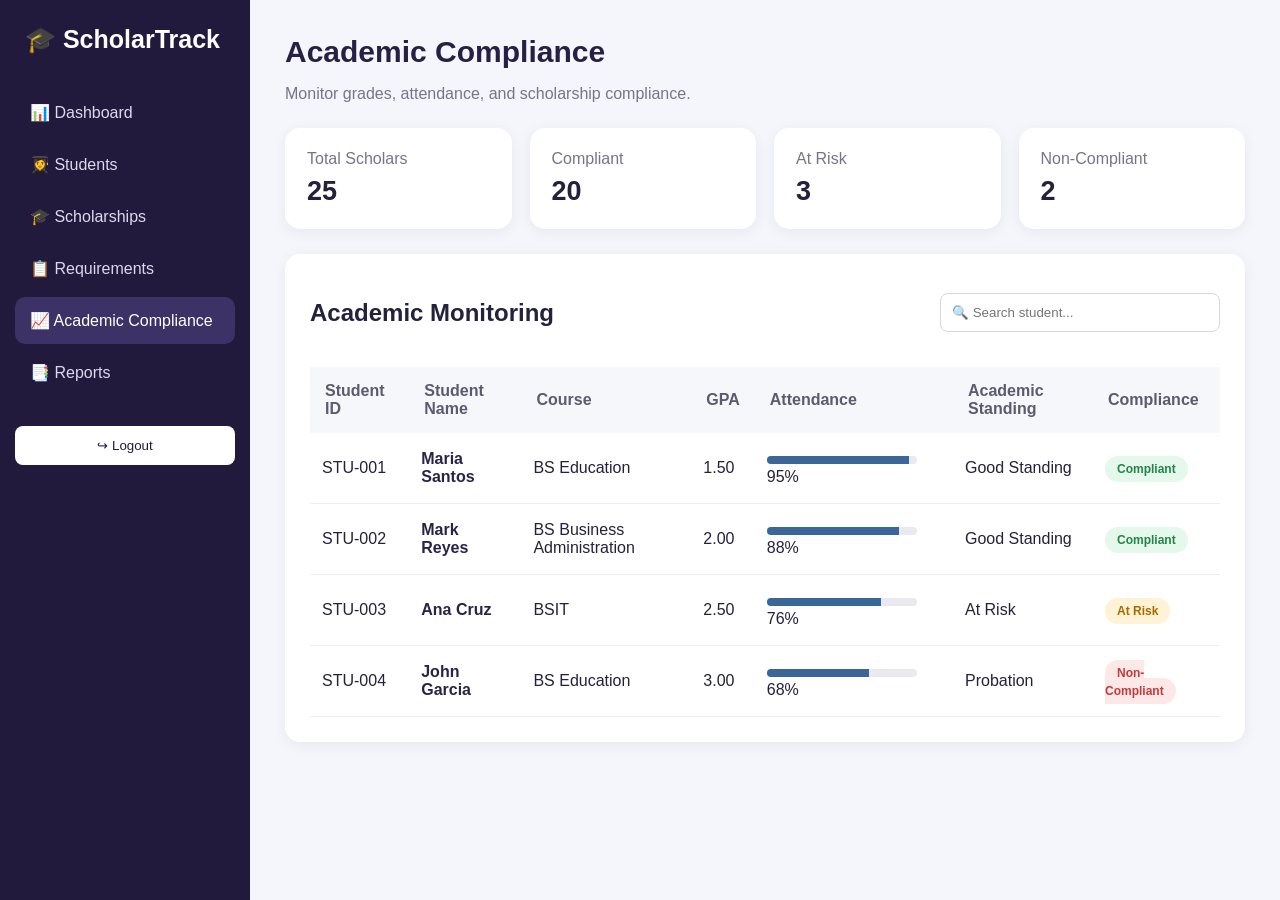
<file: compliance.html>
<!DOCTYPE html>
<html lang="en">
<head>

<meta charset="UTF-8">
<meta name="viewport"
      content="width=device-width, initial-scale=1.0">

<title>ScholarTrack - Academic Compliance</title>

<style>

* {
    box-sizing: border-box;
}

body {
    margin: 0;
    font-family: Arial, sans-serif;
    background: #f4f6fb;
    color: #24213a;
}

.app {
    display: flex;
    min-height: 100vh;
}

/* SIDEBAR */

.sidebar {
    width: 250px;
    background: #211a3d;
    color: white;
    padding: 25px 15px;
    position: fixed;
    height: 100vh;
}

.logo {
    font-size: 25px;
    font-weight: bold;
    margin-bottom: 35px;
    padding-left: 10px;
}

.nav a {
    display: flex;
    align-items: center;
    gap: 12px;
    text-decoration: none;
    color: #ddd9ed;
    padding: 14px 15px;
    border-radius: 10px;
    margin-bottom: 5px;
}

.nav a:hover,
.nav a.active {
    background: #3c3266;
    color: white;
}

.logout {
    margin-top: 25px;
    width: 100%;
    padding: 12px;
    border: none;
    border-radius: 8px;
    background: white;
    color: #211a3d;
    cursor: pointer;
}

/* MAIN */

.main {
    margin-left: 250px;
    width: calc(100% - 250px);
    padding: 35px;
}

.page-header h1 {
    margin: 0;
    font-size: 30px;
    color: #272044;
}

.page-header p {
    color: #77748a;
}

/* SUMMARY */

.summary {
    display: grid;
    grid-template-columns: repeat(4,1fr);
    gap: 18px;
    margin: 25px 0;
}

.summary-card {
    background: white;
    border-radius: 15px;
    padding: 22px;
    box-shadow: 0 3px 15px rgba(0,0,0,.06);
}

.summary-card span {
    color: #77748a;
}

.summary-card h2 {
    margin: 8px 0 0;
    font-size: 27px;
}

/* CARD */

.card {
    background: white;
    border-radius: 15px;
    padding: 25px;
    box-shadow: 0 3px 15px rgba(0,0,0,.06);
}

.table-header {
    display: flex;
    justify-content: space-between;
    align-items: center;
    margin-bottom: 20px;
}

.search {
    width: 280px;
    padding: 11px;
    border: 1px solid #d7d7df;
    border-radius: 8px;
}

.table-wrap {
    overflow-x: auto;
}

table {
    width: 100%;
    border-collapse: collapse;
    min-width: 900px;
}

th {
    text-align: left;
    padding: 15px;
    background: #f6f7fb;
    color: #5d5a70;
}

td {
    padding: 17px 12px;
    border-bottom: 1px solid #eee;
}

.name {
    font-weight: bold;
    color: #292348;
}

/* PROGRESS */

.bar {
    width: 150px;
    height: 8px;
    background: #e9e9ef;
    border-radius: 10px;
    overflow: hidden;
    display: inline-block;
    margin-right: 7px;
}

.bar span {
    display: block;
    height: 100%;
    background: #3b6798;
}

/* STATUS */

.status {
    padding: 6px 12px;
    border-radius: 20px;
    font-size: 12px;
    font-weight: bold;
}

.good {
    background: #e5f8ec;
    color: #238448;
}

.warning {
    background: #fff3d6;
    color: #a66b00;
}

.danger {
    background: #fde8e8;
    color: #c23b3b;
}

@media(max-width:900px) {

    .sidebar {
        width: 200px;
    }

    .main {
        margin-left: 200px;
        width: calc(100% - 200px);
    }

    .summary {
        grid-template-columns: repeat(2,1fr);
    }

}

@media(max-width:650px) {

    .app {
        display: block;
    }

    .sidebar {
        position: relative;
        width: 100%;
        height: auto;
    }

    .main {
        margin: 0;
        width: 100%;
        padding: 20px;
    }

    .summary {
        grid-template-columns: 1fr;
    }

    .table-header {
        display: block;
    }

    .search {
        width: 100%;
        margin-top: 15px;
    }

}

</style>
</head>

<body>

<div class="app">

<aside class="sidebar">

<div class="logo">
🎓 ScholarTrack
</div>

<nav class="nav">

<a href="dashboard.html">
📊 Dashboard
</a>

<a href="students.html">
👩‍🎓 Students
</a>

<a href="scholarships.html">
🎓 Scholarships
</a>

<a href="requirements.html">
📋 Requirements
</a>

<a href="compliance.html" class="active">
📈 Academic Compliance
</a>

<a href="reports.html">
📑 Reports
</a>

</nav>

<button class="logout" onclick="logout()">
↪ Logout
</button>

</aside>


<main class="main">

<div class="page-header">

<h1>
Academic Compliance
</h1>

<p>
Monitor grades, attendance, and scholarship compliance.
</p>

</div>


<div class="summary">

<div class="summary-card">
<span>Total Scholars</span>
<h2>25</h2>
</div>

<div class="summary-card">
<span>Compliant</span>
<h2>20</h2>
</div>

<div class="summary-card">
<span>At Risk</span>
<h2>3</h2>
</div>

<div class="summary-card">
<span>Non-Compliant</span>
<h2>2</h2>
</div>

</div>


<section class="card">

<div class="table-header">

<h2>
Academic Monitoring
</h2>

<input
class="search"
id="search"
onkeyup="filterRows()"
placeholder="🔍 Search student..."
>

</div>


<div class="table-wrap">

<table>

<thead>

<tr>
<th>Student ID</th>
<th>Student Name</th>
<th>Course</th>
<th>GPA</th>
<th>Attendance</th>
<th>Academic Standing</th>
<th>Compliance</th>
</tr>

</thead>


<tbody id="rows">

<tr>

<td>
STU-001
</td>

<td class="name">
Maria Santos
</td>

<td>
BS Education
</td>

<td>
1.50
</td>

<td>

<div class="bar">
<span style="width:95%"></span>
</div>

95%

</td>

<td>
Good Standing
</td>

<td>
<span class="status good">
Compliant
</span>
</td>

</tr>


<tr>

<td>
STU-002
</td>

<td class="name">
Mark Reyes
</td>

<td>
BS Business Administration
</td>

<td>
2.00
</td>

<td>

<div class="bar">
<span style="width:88%"></span>
</div>

88%

</td>

<td>
Good Standing
</td>

<td>
<span class="status good">
Compliant
</span>
</td>

</tr>


<tr>

<td>
STU-003
</td>

<td class="name">
Ana Cruz
</td>

<td>
BSIT
</td>

<td>
2.50
</td>

<td>

<div class="bar">
<span style="width:76%"></span>
</div>

76%

</td>

<td>
At Risk
</td>

<td>
<span class="status warning">
At Risk
</span>
</td>

</tr>


<tr>

<td>
STU-004
</td>

<td class="name">
John Garcia
</td>

<td>
BS Education
</td>

<td>
3.00
</td>

<td>

<div class="bar">
<span style="width:68%"></span>
</div>

68%

</td>

<td>
Probation
</td>

<td>
<span class="status danger">
Non-Compliant
</span>
</td>

</tr>

</tbody>

</table>

</div>

</section>

</main>
</div>


<script>

function filterRows() {

const search =
document.getElementById("search")
.value
.toLowerCase();

document
.querySelectorAll("#rows tr")
.forEach(row => {

row.style.display =
row.textContent
.toLowerCase()
.includes(search)
? ""
: "none";

});

}

function logout() {

localStorage.removeItem("loggedIn");

window.location.href =
"index.html";

}

</script>

</body>
</html>
</file>
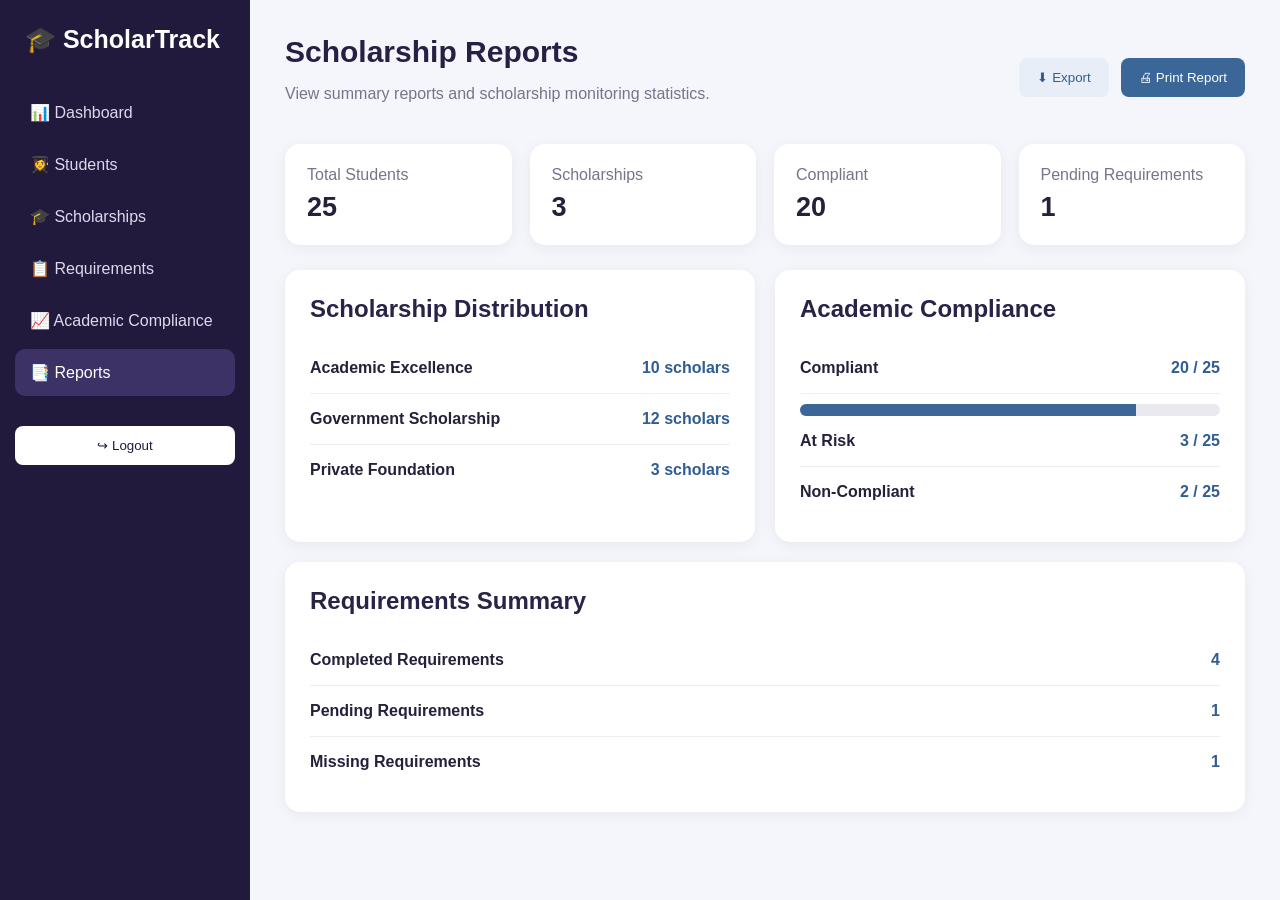
<file: reports.html>
<!DOCTYPE html>
<html lang="en">

<head>

<meta charset="UTF-8">

<meta name="viewport"
content="width=device-width, initial-scale=1.0">

<title>ScholarTrack - Reports</title>

<style>

* {
    box-sizing: border-box;
}

body {
    margin: 0;
    font-family: Arial, sans-serif;
    background: #f4f6fb;
    color: #24213a;
}

.app {
    display: flex;
    min-height: 100vh;
}

/* SIDEBAR */

.sidebar {
    width: 250px;
    background: #211a3d;
    color: white;
    padding: 25px 15px;
    position: fixed;
    height: 100vh;
}

.logo {
    font-size: 25px;
    font-weight: bold;
    margin-bottom: 35px;
    padding-left: 10px;
}

.nav a {
    display: flex;
    gap: 12px;
    text-decoration: none;
    color: #ddd9ed;
    padding: 14px 15px;
    border-radius: 10px;
    margin-bottom: 5px;
    font-size: 16px;
}

.nav a:hover,
.nav a.active {
    background: #3c3266;
    color: white;
}

.logout {
    margin-top: 25px;
    width: 100%;
    padding: 12px;
    border: none;
    border-radius: 8px;
    background: white;
    color: #211a3d;
    cursor: pointer;
}

/* MAIN */

.main {
    margin-left: 250px;
    width: calc(100% - 250px);
    padding: 35px;
}

.header {
    display: flex;
    justify-content: space-between;
    align-items: center;
    margin-bottom: 25px;
}

.header h1 {
    margin: 0;
    font-size: 30px;
    color: #272044;
}

.header p {
    color: #77748a;
}

/* BUTTONS */

.buttons button {
    border: none;
    border-radius: 8px;
    padding: 12px 18px;
    margin-left: 8px;
    cursor: pointer;
}

.print {
    background: #3b6798;
    color: white;
}

.export {
    background: #e8eef8;
    color: #315d91;
}

/* SUMMARY */

.summary {
    display: grid;
    grid-template-columns: repeat(4,1fr);
    gap: 18px;
    margin-bottom: 25px;
}

.summary-card {
    background: white;
    border-radius: 15px;
    padding: 22px;
    box-shadow: 0 3px 15px rgba(0,0,0,.06);
}

.summary-card span {
    color: #77748a;
}

.summary-card h2 {
    margin: 8px 0 0;
    font-size: 27px;
}

/* REPORT CARDS */

.grid {
    display: grid;
    grid-template-columns: 1fr 1fr;
    gap: 20px;
}

.card {
    background: white;
    border-radius: 15px;
    padding: 25px;
    box-shadow: 0 3px 15px rgba(0,0,0,.06);
}

.card h2 {
    margin-top: 0;
    color: #292348;
}

.full {
    grid-column: 1 / -1;
}

.report-row {
    display: flex;
    justify-content: space-between;
    padding: 16px 0;
    border-bottom: 1px solid #eee;
}

.report-row:last-child {
    border-bottom: none;
}

.label {
    font-weight: bold;
}

.value {
    color: #315d91;
    font-weight: bold;
}

/* PROGRESS */

.progress {
    height: 12px;
    background: #e9e9ef;
    border-radius: 10px;
    margin-top: 10px;
    overflow: hidden;
}

.progress span {
    display: block;
    height: 100%;
    background: #3b6798;
}

/* RESPONSIVE */

@media(max-width:900px) {

    .sidebar {
        width: 200px;
    }

    .main {
        margin-left: 200px;
        width: calc(100% - 200px);
    }

    .summary {
        grid-template-columns: repeat(2,1fr);
    }

}

@media(max-width:650px) {

    .app {
        display: block;
    }

    .sidebar {
        position: relative;
        width: 100%;
        height: auto;
    }

    .main {
        margin: 0;
        width: 100%;
        padding: 20px;
    }

    .summary {
        grid-template-columns: 1fr;
    }

    .header {
        display: block;
    }

    .buttons {
        margin-top: 15px;
    }

    .grid {
        grid-template-columns: 1fr;
    }

    .full {
        grid-column: auto;
    }

}

@media print {

    .sidebar,
    .buttons {
        display: none;
    }

    .main {
        margin: 0;
        width: 100%;
    }

}

</style>

</head>

<body>

<div class="app">

<aside class="sidebar">

<div class="logo">
🎓 ScholarTrack
</div>

<nav class="nav">

<a href="dashboard.html">
📊 Dashboard
</a>

<a href="students.html">
👩‍🎓 Students
</a>

<a href="scholarships.html">
🎓 Scholarships
</a>

<a href="requirements.html">
📋 Requirements
</a>

<a href="compliance.html">
📈 Academic Compliance
</a>

<a href="reports.html" class="active">
📑 Reports
</a>

</nav>

<button class="logout" onclick="logout()">
↪ Logout
</button>

</aside>


<main class="main">

<div class="header">

<div>

<h1>
Scholarship Reports
</h1>

<p>
View summary reports and scholarship monitoring statistics.
</p>

</div>


<div class="buttons">

<button
class="export"
onclick="exportReport()">

⬇ Export

</button>

<button
class="print"
onclick="window.print()">

🖨 Print Report

</button>

</div>

</div>


<!-- SUMMARY -->

<div class="summary">

<div class="summary-card">
<span>Total Students</span>
<h2>25</h2>
</div>

<div class="summary-card">
<span>Scholarships</span>
<h2>3</h2>
</div>

<div class="summary-card">
<span>Compliant</span>
<h2>20</h2>
</div>

<div class="summary-card">
<span>Pending Requirements</span>
<h2>1</h2>
</div>

</div>


<!-- REPORTS -->

<div class="grid">


<section class="card">

<h2>
Scholarship Distribution
</h2>

<div class="report-row">

<span class="label">
Academic Excellence
</span>

<span class="value">
10 scholars
</span>

</div>


<div class="report-row">

<span class="label">
Government Scholarship
</span>

<span class="value">
12 scholars
</span>

</div>


<div class="report-row">

<span class="label">
Private Foundation
</span>

<span class="value">
3 scholars
</span>

</div>

</section>


<section class="card">

<h2>
Academic Compliance
</h2>

<div class="report-row">

<span class="label">
Compliant
</span>

<span class="value">
20 / 25
</span>

</div>

<div class="progress">

<span style="width:80%">
</span>

</div>


<div class="report-row">

<span class="label">
At Risk
</span>

<span class="value">
3 / 25
</span>

</div>


<div class="report-row">

<span class="label">
Non-Compliant
</span>

<span class="value">
2 / 25
</span>

</div>

</section>


<section class="card full">

<h2>
Requirements Summary
</h2>

<div class="report-row">

<span class="label">
Completed Requirements
</span>

<span class="value">
4
</span>

</div>


<div class="report-row">

<span class="label">
Pending Requirements
</span>

<span class="value">
1
</span>

</div>


<div class="report-row">

<span class="label">
Missing Requirements
</span>

<span class="value">
1
</span>

</div>

</section>

</div>

</main>

</div>


<script>

function logout() {

localStorage.removeItem("loggedIn");

window.location.href =
"index.html";

}


function exportReport() {

alert(
"Report export is ready to connect to Supabase."
);

}

</script>

</body>

</html>
</file>
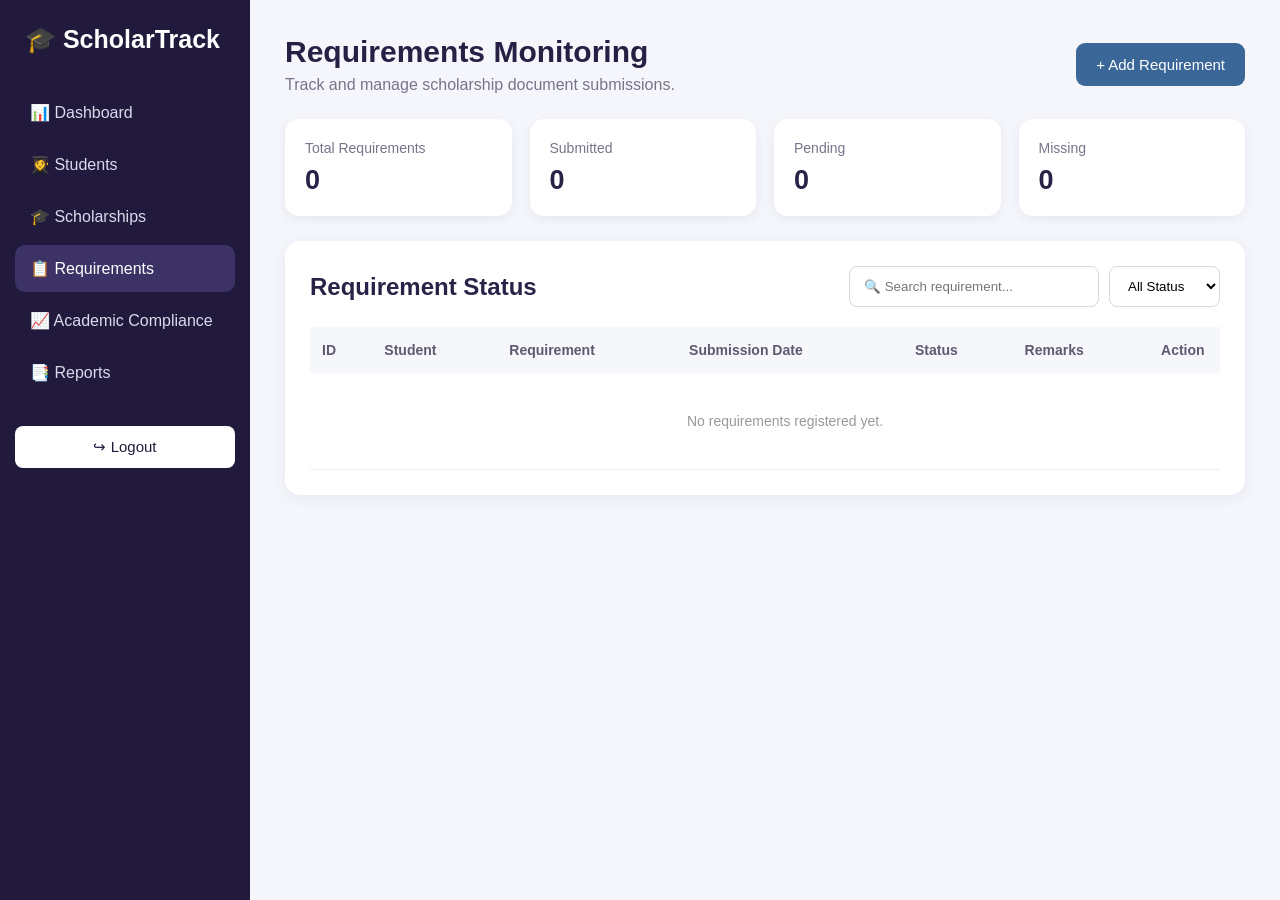
<file: requirements.html>
<!DOCTYPE html>
<html lang="en">

<head>

    <meta charset="UTF-8">

    <meta name="viewport"
          content="width=device-width, initial-scale=1.0">

    <title>ScholarTrack - Requirements</title>

    <link rel="stylesheet" href="style.css">

    <style>

        * {
            box-sizing: border-box;
        }

        body {
            margin: 0;
            font-family: Arial, sans-serif;
            background: #f4f6fb;
            color: #24213a;
        }

        .app {
            display: flex;
            min-height: 100vh;
        }


        /* =========================
           SIDEBAR
        ========================= */

        .sidebar {
            width: 250px;
            background: #211a3d;
            color: white;
            padding: 25px 15px;
            position: fixed;
            height: 100vh;
            left: 0;
            top: 0;
        }

        .logo {
            font-size: 25px;
            font-weight: bold;
            margin-bottom: 35px;
            padding-left: 10px;
        }

        .nav a {
            display: flex;
            align-items: center;
            gap: 12px;
            text-decoration: none;
            color: #ddd9ed;
            padding: 14px 15px;
            border-radius: 10px;
            margin-bottom: 5px;
            font-size: 16px;
        }

        .nav a:hover,
        .nav a.active {
            background: #3c3266;
            color: white;
        }

        .logout {
            margin-top: 25px;
            width: 100%;
            padding: 12px;
            border: none;
            border-radius: 8px;
            background: white;
            color: #211a3d;
            font-size: 15px;
            cursor: pointer;
        }

        .logout:hover {
            background: #eeeeee;
        }


        /* =========================
           MAIN
        ========================= */

        .main {
            margin-left: 250px;
            width: calc(100% - 250px);
            padding: 35px;
        }

        .page-header {
            display: flex;
            justify-content: space-between;
            align-items: center;
            margin-bottom: 25px;
        }

        .page-header h1 {
            margin: 0;
            font-size: 30px;
            color: #272044;
        }

        .page-header p {
            margin-top: 7px;
            color: #77748a;
        }

        .add-btn {
            background: #3b6798;
            color: white;
            border: none;
            padding: 13px 20px;
            border-radius: 9px;
            font-size: 15px;
            cursor: pointer;
        }

        .add-btn:hover {
            background: #2f5785;
        }


        /* =========================
           SUMMARY
        ========================= */

        .summary {
            display: grid;
            grid-template-columns: repeat(4, 1fr);
            gap: 18px;
            margin-bottom: 25px;
        }

        .summary-card {
            background: white;
            border-radius: 14px;
            padding: 20px;
            box-shadow: 0 3px 12px rgba(0,0,0,0.06);
        }

        .summary-card span {
            color: #77748a;
            font-size: 14px;
        }

        .summary-card h2 {
            margin: 8px 0 0;
            font-size: 27px;
            color: #292348;
        }


        /* =========================
           REQUIREMENT CARD
        ========================= */

        .requirement-card {
            background: white;
            border-radius: 15px;
            padding: 25px;
            box-shadow: 0 3px 15px rgba(0,0,0,0.06);
        }

        .table-header {
            display: flex;
            justify-content: space-between;
            align-items: center;
            margin-bottom: 20px;
        }

        .table-header h2 {
            margin: 0;
            color: #292348;
        }

        .table-controls {
            display: flex;
            gap: 10px;
        }

        .search {
            width: 250px;
            padding: 11px 14px;
            border: 1px solid #d7d7df;
            border-radius: 8px;
            outline: none;
        }

        .filter {
            padding: 11px 14px;
            border: 1px solid #d7d7df;
            border-radius: 8px;
            outline: none;
            background: white;
        }

        .table-wrapper {
            overflow-x: auto;
        }

        table {
            width: 100%;
            border-collapse: collapse;
            min-width: 950px;
        }

        th {
            text-align: left;
            padding: 15px 12px;
            background: #f6f7fb;
            color: #5d5a70;
            font-size: 14px;
        }

        td {
            padding: 17px 12px;
            border-bottom: 1px solid #eeeeF3;
            font-size: 14px;
        }

        tr:hover {
            background: #fafaff;
        }

        .student-name {
            font-weight: bold;
            color: #292348;
        }

        .student-id {
            color: #77748a;
        }


        /* =========================
           STATUS
        ========================= */

        .status {
            display: inline-block;
            padding: 6px 12px;
            border-radius: 20px;
            font-size: 12px;
            font-weight: bold;
        }

        .submitted {
            background: #e5f8ec;
            color: #238448;
        }

        .pending {
            background: #fff3d6;
            color: #a66b00;
        }

        .missing {
            background: #fbe7e7;
            color: #c23b3b;
        }


        /* =========================
           ACTIONS
        ========================= */

        .action-btn {
            border: none;
            padding: 7px 11px;
            border-radius: 6px;
            cursor: pointer;
            margin-right: 4px;
        }

        .view {
            background: #eee9fb;
            color: #6748a5;
        }

        .edit {
            background: #e8eef8;
            color: #315d91;
        }

        .delete {
            background: #fde8e8;
            color: #c43838;
        }

        .action-btn:hover {
            opacity: 0.8;
        }


        /* =========================
           MODAL
        ========================= */

        .modal {
            position: fixed;
            inset: 0;
            background: rgba(0,0,0,0.45);

            display: flex;
            align-items: center;
            justify-content: center;

            z-index: 999;
        }

        .modal.hidden {
            display: none;
        }

        .modal-box {
            width: 500px;
            max-width: 92%;

            background: white;
            border-radius: 15px;

            padding: 28px;

            box-shadow: 0 10px 40px rgba(0,0,0,0.2);
        }

        .modal-header {
            display: flex;
            justify-content: space-between;
            align-items: center;

            margin-bottom: 20px;
        }

        .modal-header h2 {
            margin: 0;
            color: #292348;
        }

        .close {
            border: none;
            background: none;
            font-size: 28px;
            cursor: pointer;
            color: #777;
        }

        .form-group {
            margin-bottom: 15px;
        }

        .form-group label {
            display: block;
            margin-bottom: 6px;
            font-size: 14px;
            font-weight: bold;
            color: #444;
        }

        .form-group input,
        .form-group select,
        .form-group textarea {
            width: 100%;
            padding: 11px 12px;

            border: 1px solid #d7d7df;
            border-radius: 8px;

            outline: none;
            font-size: 14px;
        }

        .form-group textarea {
            min-height: 80px;
            resize: vertical;
        }

        .form-group input:focus,
        .form-group select:focus,
        .form-group textarea:focus {
            border-color: #3b6798;
        }

        .modal-actions {
            display: flex;
            justify-content: flex-end;
            gap: 10px;
            margin-top: 20px;
        }

        .submit-btn {
            background: #3b6798;
            color: white;

            border: none;
            border-radius: 8px;

            padding: 11px 20px;
            cursor: pointer;
        }

        .cancel-btn {
            background: #eee;

            color: #333;

            border: none;
            border-radius: 8px;

            padding: 11px 20px;
            cursor: pointer;
        }


        /* =========================
           RESPONSIVE
        ========================= */

        @media (max-width: 1000px) {

            .summary {
                grid-template-columns: repeat(2, 1fr);
            }

            .table-header {
                display: block;
            }

            .table-controls {
                margin-top: 15px;
            }

        }


        @media (max-width: 650px) {

            .sidebar {
                position: relative;
                width: 100%;
                height: auto;
            }

            .app {
                display: block;
            }

            .main {
                margin-left: 0;
                width: 100%;
                padding: 20px;
            }

            .page-header {
                display: block;
            }

            .add-btn {
                margin-top: 15px;
            }

            .summary {
                grid-template-columns: 1fr;
            }

            .table-controls {
                display: block;
            }

            .search {
                width: 100%;
                margin-bottom: 10px;
            }

            .filter {
                width: 100%;
            }

        }

    </style>

</head>


<body>

<div class="app">


    <!-- =========================
         SIDEBAR
    ========================= -->

    <aside class="sidebar">

        <div class="logo">
            🎓 ScholarTrack
        </div>

        <nav class="nav">

            <a href="dashboard.html">
                📊 Dashboard
            </a>

            <a href="students.html">
                👩‍🎓 Students
            </a>

            <a href="scholarships.html">
                🎓 Scholarships
            </a>

            <a href="requirements.html" class="active">
                📋 Requirements
            </a>

            <a href="compliance.html">
                📈 Academic Compliance
            </a>

            <a href="reports.html">
                📑 Reports
            </a>

        </nav>

        <button class="logout" onclick="logout()">
            ↪ Logout
        </button>

    </aside>


    <!-- =========================
         MAIN
    ========================= -->

    <main class="main">


        <!-- HEADER -->

        <div class="page-header">

            <div>

                <h1>
                    Requirements Monitoring
                </h1>

                <p>
                    Track and manage scholarship document submissions.
                </p>

            </div>


            <button
                class="add-btn"
                onclick="openRequirementForm()">

                + Add Requirement

            </button>

        </div>


        <!-- =========================
             SUMMARY
        ========================= -->

        <div class="summary">

            <div class="summary-card">

                <span>
                    Total Requirements
                </span>

                <h2 id="totalRequirements">
                    0
                </h2>

            </div>


            <div class="summary-card">

                <span>
                    Submitted
                </span>

                <h2 id="submittedRequirements">
                    0
                </h2>

            </div>


            <div class="summary-card">

                <span>
                    Pending
                </span>

                <h2 id="pendingRequirements">
                    0
                </h2>

            </div>


            <div class="summary-card">

                <span>
                    Missing
                </span>

                <h2 id="missingRequirements">
                    0
                </h2>

            </div>

        </div>


        <!-- =========================
             REQUIREMENT TABLE
        ========================= -->

        <section class="requirement-card">

            <div class="table-header">

                <h2>
                    Requirement Status
                </h2>


                <div class="table-controls">

                    <input
                        type="text"
                        class="search"
                        id="searchRequirement"
                        placeholder="🔍 Search requirement..."
                        onkeyup="searchRequirement()">


                    <select
                        class="filter"
                        id="statusFilter"
                        onchange="filterRequirements()">

                        <option value="All">
                            All Status
                        </option>

                        <option value="Submitted">
                            Submitted
                        </option>

                        <option value="Pending">
                            Pending
                        </option>

                        <option value="Missing">
                            Missing
                        </option>

                    </select>

                </div>

            </div>


            <div class="table-wrapper">

                <table>

                    <thead>

                        <tr>

                            <th>ID</th>

                            <th>Student</th>

                            <th>Requirement</th>

                            <th>Submission Date</th>

                            <th>Status</th>

                            <th>Remarks</th>

                            <th>Action</th>

                        </tr>

                    </thead>


                    <tbody id="requirementTable">

                        <!-- Data loaded by JavaScript -->

                    </tbody>

                </table>

            </div>

        </section>

    </main>

</div>



<!-- =========================
     ADD / EDIT REQUIREMENT MODAL
========================= -->

<div
    id="requirementModal"
    class="modal hidden">

    <div class="modal-box">


        <div class="modal-header">

            <h2 id="modalTitle">
                Add Requirement
            </h2>

            <button
                class="close"
                onclick="closeRequirementForm()">

                ×

            </button>

        </div>


        <form id="requirementForm">


            <!-- REQUIREMENT ID -->

            <div class="form-group">

                <label>
                    Requirement ID *
                </label>

                <input
                    type="text"
                    id="requirementId"
                    placeholder="Example: REQ-001"
                    required>

            </div>


            <!-- STUDENT -->

            <div class="form-group">

                <label>
                    Student Name *
                </label>

                <input
                    type="text"
                    id="requirementStudent"
                    placeholder="Enter student name"
                    required>

            </div>


            <!-- REQUIREMENT -->

            <div class="form-group">

                <label>
                    Requirement *
                </label>

                <input
                    type="text"
                    id="requirementName"
                    placeholder="Example: Certificate of Enrollment"
                    required>

            </div>


            <!-- DATE -->

            <div class="form-group">

                <label>
                    Submission Date
                </label>

                <input
                    type="date"
                    id="submissionDate">

            </div>


            <!-- STATUS -->

            <div class="form-group">

                <label>
                    Status *
                </label>

                <select
                    id="requirementStatus"
                    required>

                    <option value="Pending">
                        Pending
                    </option>

                    <option value="Submitted">
                        Submitted
                    </option>

                    <option value="Missing">
                        Missing
                    </option>

                </select>

            </div>


            <!-- REMARKS -->

            <div class="form-group">

                <label>
                    Remarks
                </label>

                <textarea
                    id="requirementRemarks"
                    placeholder="Enter remarks"></textarea>

            </div>


            <!-- BUTTONS -->

            <div class="modal-actions">

                <button
                    type="button"
                    class="cancel-btn"
                    onclick="closeRequirementForm()">

                    Cancel

                </button>


                <button
                    type="submit"
                    class="submit-btn">

                    Save Requirement

                </button>

            </div>

        </form>

    </div>

</div>



<script>

/* ==========================================
   GLOBAL EDIT ID
========================================== */

let editingRequirementId = null;


/* ==========================================
   GET REQUIREMENTS
========================================== */

function getRequirements() {

    try {

        const data =
            localStorage.getItem("requirements");

        return data
            ? JSON.parse(data)
            : [];

    } catch (error) {

        console.error(error);

        return [];

    }

}


/* ==========================================
   SAVE REQUIREMENTS
========================================== */

function saveRequirements(requirements) {

    localStorage.setItem(
        "requirements",
        JSON.stringify(requirements)
    );

}


/* ==========================================
   RENDER REQUIREMENTS
========================================== */

function renderRequirements() {

    const requirements =
        getRequirements();

    const table =
        document.getElementById(
            "requirementTable"
        );

    table.innerHTML = "";


    /* =========================
       NO RECORDS
    ========================= */

    if (requirements.length === 0) {

        table.innerHTML = `

            <tr>

                <td
                    colspan="7"
                    style="
                        text-align:center;
                        padding:40px;
                        color:#999;
                    "
                >

                    No requirements registered yet.

                </td>

            </tr>

        `;

        updateSummary(requirements);

        return;

    }


    /* =========================
       DISPLAY REQUIREMENTS
    ========================= */

    requirements.forEach(requirement => {

        const row =
            document.createElement("tr");


        const status =
            requirement.status || "Pending";


        let statusClass = "pending";

        if (status === "Submitted") {

            statusClass = "submitted";

        }

        if (status === "Missing") {

            statusClass = "missing";

        }


        row.innerHTML = `

            <td class="student-id">

                ${escapeHTML(
                    requirement.requirement_id || "-"
                )}

            </td>


            <td>

                <div class="student-name">

                    ${escapeHTML(
                        requirement.student || "-"
                    )}

                </div>

            </td>


            <td>

                ${escapeHTML(
                    requirement.name || "-"
                )}

            </td>


            <td>

                ${escapeHTML(
                    requirement.date || "-"
                )}

            </td>


            <td>

                <span class="status ${statusClass}">

                    ${escapeHTML(status)}

                </span>

            </td>


            <td>

                ${escapeHTML(
                    requirement.remarks || "-"
                )}

            </td>


            <td>

                <button
                    class="action-btn view"
                    onclick="viewRequirement('${escapeHTML(
                        requirement.requirement_id
                    )}')">

                    View

                </button>


                <button
                    class="action-btn edit"
                    onclick="editRequirement('${escapeHTML(
                        requirement.requirement_id
                    )}')">

                    Edit

                </button>


                <button
                    class="action-btn delete"
                    onclick="deleteRequirement('${escapeHTML(
                        requirement.requirement_id
                    )}')">

                    Delete

                </button>

            </td>

        `;


        table.appendChild(row);

    });


    updateSummary(requirements);

}


/* ==========================================
   UPDATE SUMMARY
========================================== */

function updateSummary(requirements) {

    const total =
        requirements.length;


    const submitted =
        requirements.filter(
            requirement =>
                requirement.status === "Submitted"
        ).length;


    const pending =
        requirements.filter(
            requirement =>
                requirement.status === "Pending"
        ).length;


    const missing =
        requirements.filter(
            requirement =>
                requirement.status === "Missing"
        ).length;


    document.getElementById(
        "totalRequirements"
    ).textContent = total;


    document.getElementById(
        "submittedRequirements"
    ).textContent = submitted;


    document.getElementById(
        "pendingRequirements"
    ).textContent = pending;


    document.getElementById(
        "missingRequirements"
    ).textContent = missing;

}


/* ==========================================
   OPEN ADD FORM
========================================== */

function openRequirementForm() {

    editingRequirementId = null;


    document
        .getElementById("requirementForm")
        .reset();


    document.getElementById(
        "modalTitle"
    ).textContent =
        "Add Requirement";


    document.getElementById(
        "requirementModal"
    ).classList.remove("hidden");

}


/* ==========================================
   CLOSE FORM
========================================== */

function closeRequirementForm() {

    document.getElementById(
        "requirementModal"
    ).classList.add("hidden");

    editingRequirementId = null;

}


/* ==========================================
   SUBMIT FORM
========================================== */

document
    .getElementById("requirementForm")
    .addEventListener(
        "submit",
        function(event) {

            event.preventDefault();


            const requirements =
                getRequirements();


            const requirementId =
                document
                    .getElementById("requirementId")
                    .value
                    .trim();


            const student =
                document
                    .getElementById("requirementStudent")
                    .value
                    .trim();


            const name =
                document
                    .getElementById("requirementName")
                    .value
                    .trim();


            const date =
                document
                    .getElementById("submissionDate")
                    .value;


            const status =
                document
                    .getElementById("requirementStatus")
                    .value;


            const remarks =
                document
                    .getElementById("requirementRemarks")
                    .value
                    .trim();


            /* =========================
               EDIT
            ========================= */

            if (editingRequirementId !== null) {

                const index =
                    requirements.findIndex(
                        requirement =>
                            requirement.requirement_id ===
                            editingRequirementId
                    );


                if (index !== -1) {

                    requirements[index] = {

                        requirement_id:
                            requirementId,

                        student:
                            student,

                        name:
                            name,

                        date:
                            date,

                        status:
                            status,

                        remarks:
                            remarks

                    };

                }


                saveRequirements(
                    requirements
                );

                renderRequirements();

                closeRequirementForm();

                alert(
                    "Requirement updated successfully!"
                );

                return;

            }


            /* =========================
               DUPLICATE CHECK
            ========================= */

            const exists =
                requirements.some(
                    requirement =>
                        String(
                            requirement.requirement_id
                        ).toLowerCase() ===
                        requirementId.toLowerCase()
                );


            if (exists) {

                alert(
                    "Requirement ID already exists."
                );

                return;

            }


            /* =========================
               CREATE
            ========================= */

            const newRequirement = {

                requirement_id:
                    requirementId,

                student:
                    student,

                name:
                    name,

                date:
                    date,

                status:
                    status,

                remarks:
                    remarks

            };


            requirements.push(
                newRequirement
            );


            /* =========================
               SAVE
            ========================= */

            saveRequirements(
                requirements
            );


            /* =========================
               REFRESH
            ========================= */

            renderRequirements();


            /* =========================
               CLOSE
            ========================= */

            closeRequirementForm();


            alert(
                "Requirement added successfully!"
            );

        }
    );


/* ==========================================
   EDIT REQUIREMENT
========================================== */

function editRequirement(id) {

    const requirements =
        getRequirements();


    const requirement =
        requirements.find(
            item =>
                item.requirement_id === id
        );


    if (!requirement) {

        alert(
            "Requirement not found."
        );

        return;

    }


    editingRequirementId =
        id;


    document.getElementById(
        "modalTitle"
    ).textContent =
        "Edit Requirement";


    document.getElementById(
        "requirementId"
    ).value =
        requirement.requirement_id;


    document.getElementById(
        "requirementStudent"
    ).value =
        requirement.student || "";


    document.getElementById(
        "requirementName"
    ).value =
        requirement.name || "";


    document.getElementById(
        "submissionDate"
    ).value =
        requirement.date || "";


    document.getElementById(
        "requirementStatus"
    ).value =
        requirement.status || "Pending";


    document.getElementById(
        "requirementRemarks"
    ).value =
        requirement.remarks || "";


    document.getElementById(
        "requirementModal"
    ).classList.remove("hidden");

}


/* ==========================================
   VIEW REQUIREMENT
========================================== */

function viewRequirement(id) {

    const requirements =
        getRequirements();


    const requirement =
        requirements.find(
            item =>
                item.requirement_id === id
        );


    if (!requirement) {

        alert(
            "Requirement not found."
        );

        return;

    }


    alert(

        "Requirement Details\n\n" +

        "ID: " +
        requirement.requirement_id +

        "\nStudent: " +
        requirement.student +

        "\nRequirement: " +
        requirement.name +

        "\nSubmission Date: " +
        (requirement.date || "Not submitted") +

        "\nStatus: " +
        requirement.status +

        "\nRemarks: " +
        (requirement.remarks || "None")

    );

}


/* ==========================================
   DELETE REQUIREMENT
========================================== */

function deleteRequirement(id) {

    const requirements =
        getRequirements();


    const requirement =
        requirements.find(
            item =>
                item.requirement_id === id
        );


    if (!requirement) {

        alert(
            "Requirement not found."
        );

        return;

    }


    const confirmDelete =
        confirm(
            "Are you sure you want to delete requirement " +
            id +
            "?"
        );


    if (!confirmDelete) {

        return;

    }


    const updatedRequirements =
        requirements.filter(
            item =>
                item.requirement_id !== id
        );


    saveRequirements(
        updatedRequirements
    );


    renderRequirements();


    alert(
        "Requirement deleted successfully."
    );

}


/* ==========================================
   SEARCH
========================================== */

function searchRequirement() {

    filterRequirements();

}


/* ==========================================
   FILTER + SEARCH
========================================== */

function filterRequirements() {

    const search =
        document
            .getElementById("searchRequirement")
            .value
            .toLowerCase();


    const selectedStatus =
        document
            .getElementById("statusFilter")
            .value;


    const rows =
        document.querySelectorAll(
            "#requirementTable tr"
        );


    rows.forEach(row => {

        const text =
            row.textContent
                .toLowerCase();


        const statusElement =
            row.querySelector(".status");


        const rowStatus =
            statusElement
                ? statusElement.textContent.trim()
                : "";


        const matchesSearch =
            text.includes(search);


        const matchesStatus =
            selectedStatus === "All" ||
            rowStatus === selectedStatus;


        row.style.display =
            matchesSearch &&
            matchesStatus
                ? ""
                : "none";

    });

}


/* ==========================================
   ESCAPE HTML
========================================== */

function escapeHTML(value) {

    return String(value)

        .replace(
            /&/g,
            "&amp;"
        )

        .replace(
            /</g,
            "&lt;"
        )

        .replace(
            />/g,
            "&gt;"
        )

        .replace(
            /"/g,
            "&quot;"
        )

        .replace(
            /'/g,
            "&#039;"
        );

}


/* ==========================================
   LOGOUT
========================================== */

function logout() {

    localStorage.removeItem(
        "loggedIn"
    );


    window.location.href =
        "index.html";

}


/* ==========================================
   LOAD REQUIREMENTS
========================================== */

document.addEventListener(
    "DOMContentLoaded",
    function() {

        renderRequirements();

    }
);

</script>


</body>
</html>
</file>
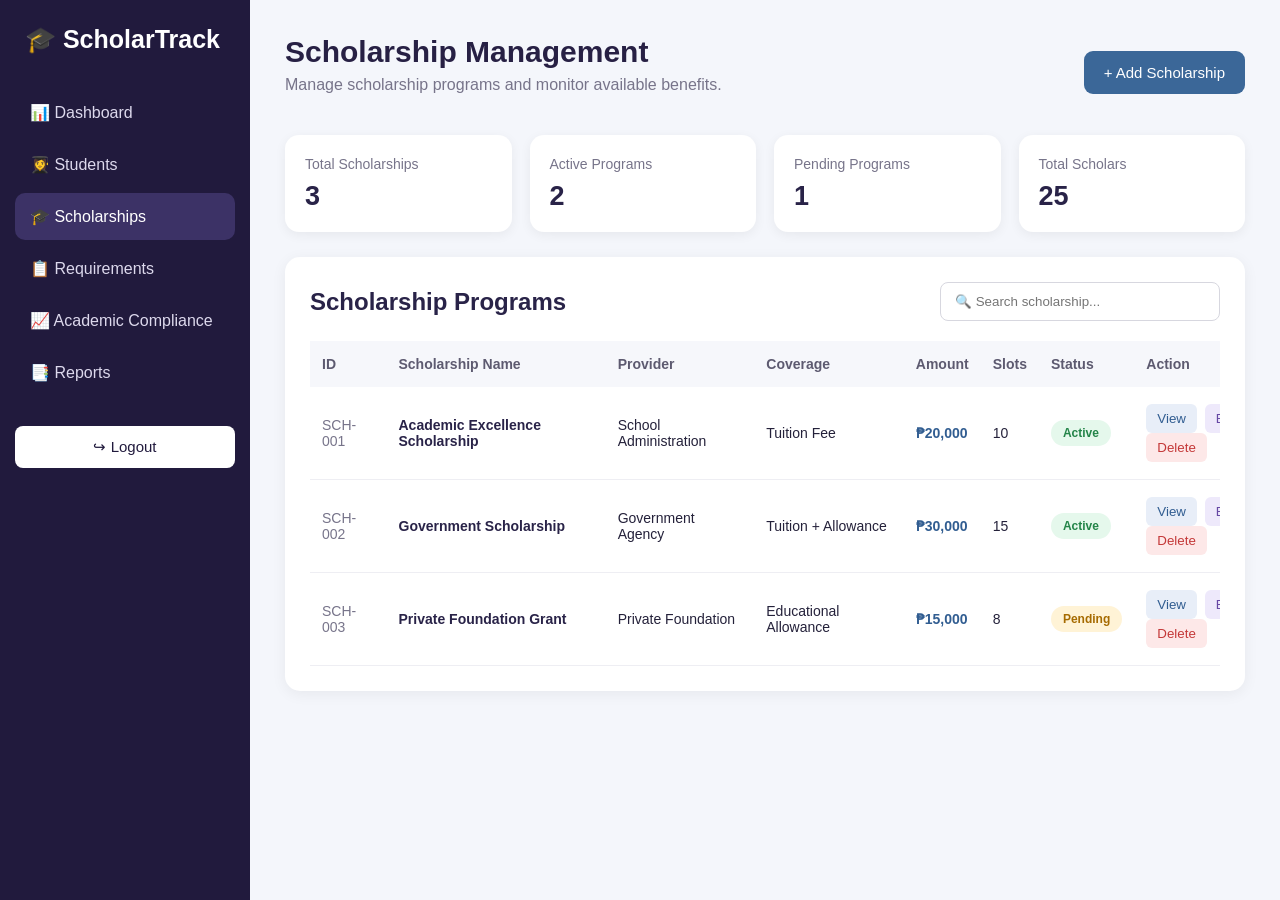
<file: scholarships.html>
<!DOCTYPE html>
<html lang="en">
<head>
    <meta charset="UTF-8">
    <meta name="viewport" content="width=device-width, initial-scale=1.0">
    <title>ScholarTrack - Scholarships</title>

    <style>
        * {
            box-sizing: border-box;
        }

        body {
            margin: 0;
            font-family: Arial, sans-serif;
            background: #f4f6fb;
            color: #24213a;
        }

        .app {
            display: flex;
            min-height: 100vh;
        }

        /* SIDEBAR */
        .sidebar {
            width: 250px;
            background: #211a3d;
            color: white;
            padding: 25px 15px;
            position: fixed;
            height: 100vh;
            left: 0;
            top: 0;
        }

        .logo {
            font-size: 25px;
            font-weight: bold;
            margin-bottom: 35px;
            padding-left: 10px;
        }

        .nav a {
            display: flex;
            align-items: center;
            gap: 12px;
            text-decoration: none;
            color: #ddd9ed;
            padding: 14px 15px;
            border-radius: 10px;
            margin-bottom: 5px;
            font-size: 16px;
        }

        .nav a:hover,
        .nav a.active {
            background: #3c3266;
            color: white;
        }

        .logout {
            margin-top: 25px;
            width: 100%;
            padding: 12px;
            border: none;
            border-radius: 8px;
            background: white;
            color: #211a3d;
            font-size: 15px;
            cursor: pointer;
        }

        .logout:hover {
            background: #eeeaf8;
        }

        /* MAIN */
        .main {
            margin-left: 250px;
            width: calc(100% - 250px);
            padding: 35px;
        }

        .page-header {
            display: flex;
            justify-content: space-between;
            align-items: center;
            margin-bottom: 25px;
        }

        .page-header h1 {
            margin: 0;
            font-size: 30px;
            color: #272044;
        }

        .page-header p {
            margin-top: 7px;
            color: #77748a;
        }

        .add-btn {
            background: #3b6798;
            color: white;
            border: none;
            padding: 13px 20px;
            border-radius: 9px;
            font-size: 15px;
            cursor: pointer;
        }

        .add-btn:hover {
            background: #2f5785;
        }

        /* SUMMARY */
        .summary {
            display: grid;
            grid-template-columns: repeat(4, 1fr);
            gap: 18px;
            margin-bottom: 25px;
        }

        .summary-card {
            background: white;
            border-radius: 14px;
            padding: 20px;
            box-shadow: 0 3px 12px rgba(0,0,0,0.06);
        }

        .summary-card span {
            color: #77748a;
            font-size: 14px;
        }

        .summary-card h2 {
            margin: 8px 0 0;
            font-size: 27px;
            color: #292348;
        }

        /* SCHOLARSHIP TABLE */
        .scholarship-card {
            background: white;
            border-radius: 15px;
            padding: 25px;
            box-shadow: 0 3px 15px rgba(0,0,0,0.06);
        }

        .table-header {
            display: flex;
            justify-content: space-between;
            align-items: center;
            margin-bottom: 20px;
        }

        .table-header h2 {
            margin: 0;
            color: #292348;
        }

        .search {
            width: 280px;
            padding: 11px 14px;
            border: 1px solid #d7d7df;
            border-radius: 8px;
            outline: none;
        }

        .search:focus {
            border-color: #3b6798;
        }

        .table-wrapper {
            overflow-x: auto;
        }

        table {
            width: 100%;
            border-collapse: collapse;
            min-width: 1000px;
        }

        th {
            text-align: left;
            padding: 15px 12px;
            background: #f6f7fb;
            color: #5d5a70;
            font-size: 14px;
        }

        td {
            padding: 17px 12px;
            border-bottom: 1px solid #eeeeF3;
            font-size: 14px;
        }

        tr:hover {
            background: #fafaff;
        }

        .scholarship-name {
            font-weight: bold;
            color: #292348;
        }

        .scholarship-id {
            color: #77748a;
        }

        .amount {
            font-weight: bold;
            color: #315d91;
        }

        /* STATUS */
        .status {
            display: inline-block;
            padding: 6px 12px;
            border-radius: 20px;
            font-size: 12px;
            font-weight: bold;
        }

        .active {
            background: #e5f8ec;
            color: #238448;
        }

        .pending {
            background: #fff3d6;
            color: #a66b00;
        }

        .closed {
            background: #fbe7e7;
            color: #c23b3b;
        }

        /* ACTION BUTTONS */
        .action-btn {
            border: none;
            padding: 7px 11px;
            border-radius: 6px;
            cursor: pointer;
            margin-right: 4px;
        }

        .view {
            background: #e8eef8;
            color: #315d91;
        }

        .edit {
            background: #eee9fb;
            color: #6748a5;
        }

        .delete {
            background: #fde8e8;
            color: #c43838;
        }

        .action-btn:hover {
            opacity: .8;
        }

        /* MODAL */
        .modal {
            display: none;
            position: fixed;
            inset: 0;
            background: rgba(20, 15, 40, .55);
            justify-content: center;
            align-items: center;
            z-index: 1000;
        }

        .modal-content {
            background: white;
            width: 520px;
            max-width: 90%;
            border-radius: 15px;
            padding: 28px;
            box-shadow: 0 10px 40px rgba(0,0,0,.2);
        }

        .modal-content h2 {
            margin-top: 0;
            color: #292348;
        }

        .form-group {
            margin-bottom: 15px;
        }

        .form-group label {
            display: block;
            margin-bottom: 6px;
            font-weight: bold;
            color: #454158;
        }

        .form-group input,
        .form-group select,
        .form-group textarea {
            width: 100%;
            padding: 11px;
            border: 1px solid #d5d5df;
            border-radius: 7px;
            font-size: 14px;
        }

        .form-group textarea {
            resize: vertical;
        }

        .modal-buttons {
            display: flex;
            justify-content: flex-end;
            gap: 10px;
            margin-top: 20px;
        }

        .cancel-btn {
            background: #eeeeF3;
            color: #444;
            border: none;
            padding: 11px 18px;
            border-radius: 7px;
            cursor: pointer;
        }

        .save-btn {
            background: #3b6798;
            color: white;
            border: none;
            padding: 11px 18px;
            border-radius: 7px;
            cursor: pointer;
        }

        /* RESPONSIVE */
        @media (max-width: 900px) {

            .sidebar {
                width: 200px;
            }

            .main {
                margin-left: 200px;
                width: calc(100% - 200px);
                padding: 20px;
            }

            .summary {
                grid-template-columns: repeat(2, 1fr);
            }
        }

        @media (max-width: 650px) {

            .sidebar {
                position: relative;
                width: 100%;
                height: auto;
            }

            .app {
                display: block;
            }

            .main {
                margin-left: 0;
                width: 100%;
            }

            .page-header {
                display: block;
            }

            .add-btn {
                margin-top: 15px;
            }

            .summary {
                grid-template-columns: 1fr;
            }

            .table-header {
                display: block;
            }

            .search {
                width: 100%;
                margin-top: 15px;
            }
        }
    </style>
</head>

<body>

<div class="app">

    <!-- SIDEBAR -->
    <aside class="sidebar">

        <div class="logo">
            🎓 ScholarTrack
        </div>

        <nav class="nav">

            <a href="dashboard.html">
                📊 Dashboard
            </a>

            <a href="students.html">
                👩‍🎓 Students
            </a>

            <a href="scholarships.html" class="active">
                🎓 Scholarships
            </a>

            <a href="requirements.html">
                📋 Requirements
            </a>

            <a href="compliance.html">
                📈 Academic Compliance
            </a>

            <a href="reports.html">
                📑 Reports
            </a>

        </nav>

        <button class="logout" onclick="logout()">
            ↪ Logout
        </button>

    </aside>


    <!-- MAIN -->
    <main class="main">

        <!-- HEADER -->
        <div class="page-header">

            <div>
                <h1>Scholarship Management</h1>
                <p>Manage scholarship programs and monitor available benefits.</p>
            </div>

            <button class="add-btn" onclick="openScholarshipForm()">
                + Add Scholarship
            </button>

        </div>


        <!-- SUMMARY -->
        <div class="summary">

            <div class="summary-card">
                <span>Total Scholarships</span>
                <h2 id="totalScholarships">3</h2>
            </div>

            <div class="summary-card">
                <span>Active Programs</span>
                <h2 id="activeScholarships">2</h2>
            </div>

            <div class="summary-card">
                <span>Pending Programs</span>
                <h2 id="pendingScholarships">1</h2>
            </div>

            <div class="summary-card">
                <span>Total Scholars</span>
                <h2>25</h2>
            </div>

        </div>


        <!-- TABLE -->
        <section class="scholarship-card">

            <div class="table-header">

                <h2>Scholarship Programs</h2>

                <input
                    type="text"
                    class="search"
                    id="searchScholarship"
                    placeholder="🔍 Search scholarship..."
                    onkeyup="searchScholarship()"
                >

            </div>


            <div class="table-wrapper">

                <table>

                    <thead>
                        <tr>
                            <th>ID</th>
                            <th>Scholarship Name</th>
                            <th>Provider</th>
                            <th>Coverage</th>
                            <th>Amount</th>
                            <th>Slots</th>
                            <th>Status</th>
                            <th>Action</th>
                        </tr>
                    </thead>

                    <tbody id="scholarshipTable">

                        <tr>

                            <td class="scholarship-id">
                                SCH-001
                            </td>

                            <td>
                                <div class="scholarship-name">
                                    Academic Excellence Scholarship
                                </div>
                            </td>

                            <td>
                                School Administration
                            </td>

                            <td>
                                Tuition Fee
                            </td>

                            <td class="amount">
                                ₱20,000
                            </td>

                            <td>
                                10
                            </td>

                            <td>
                                <span class="status active">
                                    Active
                                </span>
                            </td>

                            <td>

                                <button
                                    class="action-btn view"
                                    onclick="viewScholarship('SCH-001')">
                                    View
                                </button>

                                <button
                                    class="action-btn edit"
                                    onclick="editScholarship('SCH-001')">
                                    Edit
                                </button>

                                <button
                                    class="action-btn delete"
                                    onclick="deleteScholarship('SCH-001')">
                                    Delete
                                </button>

                            </td>

                        </tr>


                        <tr>

                            <td class="scholarship-id">
                                SCH-002
                            </td>

                            <td>
                                <div class="scholarship-name">
                                    Government Scholarship
                                </div>
                            </td>

                            <td>
                                Government Agency
                            </td>

                            <td>
                                Tuition + Allowance
                            </td>

                            <td class="amount">
                                ₱30,000
                            </td>

                            <td>
                                15
                            </td>

                            <td>
                                <span class="status active">
                                    Active
                                </span>
                            </td>

                            <td>

                                <button
                                    class="action-btn view"
                                    onclick="viewScholarship('SCH-002')">
                                    View
                                </button>

                                <button
                                    class="action-btn edit"
                                    onclick="editScholarship('SCH-002')">
                                    Edit
                                </button>

                                <button
                                    class="action-btn delete"
                                    onclick="deleteScholarship('SCH-002')">
                                    Delete
                                </button>

                            </td>

                        </tr>


                        <tr>

                            <td class="scholarship-id">
                                SCH-003
                            </td>

                            <td>
                                <div class="scholarship-name">
                                    Private Foundation Grant
                                </div>
                            </td>

                            <td>
                                Private Foundation
                            </td>

                            <td>
                                Educational Allowance
                            </td>

                            <td class="amount">
                                ₱15,000
                            </td>

                            <td>
                                8
                            </td>

                            <td>
                                <span class="status pending">
                                    Pending
                                </span>
                            </td>

                            <td>

                                <button
                                    class="action-btn view"
                                    onclick="viewScholarship('SCH-003')">
                                    View
                                </button>

                                <button
                                    class="action-btn edit"
                                    onclick="editScholarship('SCH-003')">
                                    Edit
                                </button>

                                <button
                                    class="action-btn delete"
                                    onclick="deleteScholarship('SCH-003')">
                                    Delete
                                </button>

                            </td>

                        </tr>

                    </tbody>

                </table>

            </div>

        </section>

    </main>

</div>


<!-- ADD SCHOLARSHIP MODAL -->

<div class="modal" id="scholarshipModal">

    <div class="modal-content">

        <h2>Add Scholarship</h2>

        <div class="form-group">
            <label>Scholarship Name</label>
            <input
                type="text"
                id="scholarshipName"
                placeholder="Enter scholarship name"
            >
        </div>

        <div class="form-group">
            <label>Provider</label>
            <input
                type="text"
                id="provider"
                placeholder="Enter provider"
            >
        </div>

        <div class="form-group">
            <label>Coverage</label>
            <input
                type="text"
                id="coverage"
                placeholder="e.g. Tuition + Allowance"
            >
        </div>

        <div class="form-group">
            <label>Amount</label>
            <input
                type="number"
                id="amount"
                placeholder="Enter amount"
            >
        </div>

        <div class="form-group">
            <label>Available Slots</label>
            <input
                type="number"
                id="slots"
                placeholder="Enter number of slots"
            >
        </div>

        <div class="form-group">

            <label>Status</label>

            <select id="status">
                <option value="Active">Active</option>
                <option value="Pending">Pending</option>
                <option value="Closed">Closed</option>
            </select>

        </div>


        <div class="modal-buttons">

            <button
                class="cancel-btn"
                onclick="closeScholarshipForm()">
                Cancel
            </button>

            <button
                class="save-btn"
                onclick="saveScholarship()">
                Save Scholarship
            </button>

        </div>

    </div>

</div>


<script>

function openScholarshipForm() {

    document.getElementById("scholarshipModal").style.display = "flex";

}


function closeScholarshipForm() {

    document.getElementById("scholarshipModal").style.display = "none";

}


function saveScholarship() {

    const name =
        document.getElementById("scholarshipName").value.trim();

    const provider =
        document.getElementById("provider").value.trim();

    const coverage =
        document.getElementById("coverage").value.trim();

    const amount =
        document.getElementById("amount").value;

    const slots =
        document.getElementById("slots").value;

    const status =
        document.getElementById("status").value;


    if (!name || !provider || !coverage || !amount || !slots) {

        alert("Please complete all fields.");

        return;

    }


    alert("Scholarship added successfully!");

    closeScholarshipForm();

}


function searchScholarship() {

    const input =
        document.getElementById("searchScholarship")
        .value
        .toLowerCase();

    const rows =
        document.querySelectorAll("#scholarshipTable tr");


    rows.forEach(row => {

        const text =
            row.textContent.toLowerCase();

        row.style.display =
            text.includes(input) ? "" : "none";

    });

}


function viewScholarship(id) {

    alert("Viewing scholarship: " + id);

}


function editScholarship(id) {

    alert("Editing scholarship: " + id);

}


function deleteScholarship(id) {

    if (
        confirm(
            "Are you sure you want to delete " + id + "?"
        )
    ) {

        alert("Scholarship deleted.");

    }

}


function logout() {

    localStorage.removeItem("loggedIn");

    window.location.href = "index.html";

}


window.onclick = function(event) {

    const modal =
        document.getElementById("scholarshipModal");

    if (event.target === modal) {

        closeScholarshipForm();

    }

};

</script>

</body>
</html>
</file>
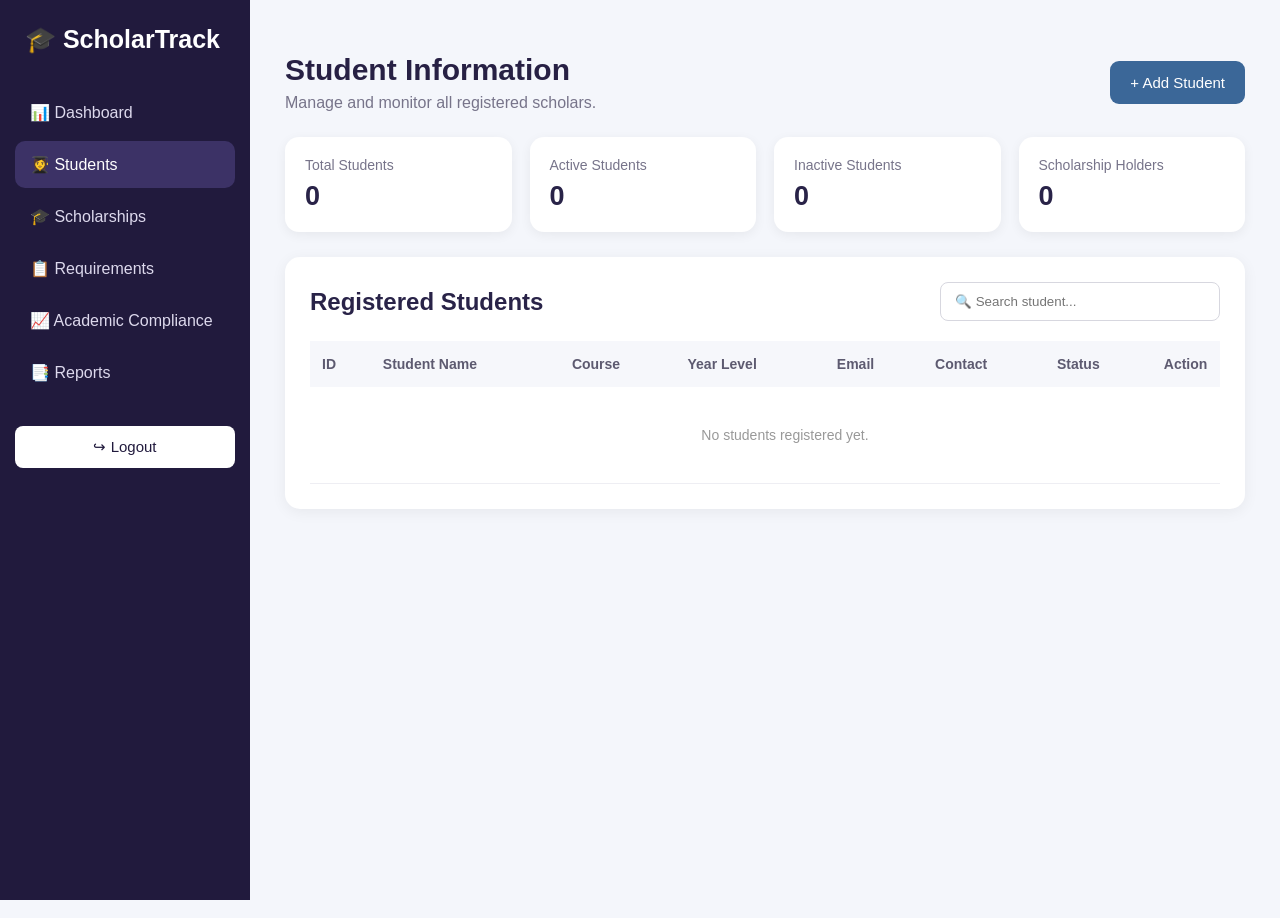
<file: students.html>
```html
<!DOCTYPE html>
<html lang="en">

<head>

    <meta charset="UTF-8">

    <meta name="viewport"
          content="width=device-width, initial-scale=1.0">

    <title>ScholarTrack - Students</title>

    <link rel="stylesheet" href="style.css">

    <style>

        * {
            box-sizing: border-box;
        }

        body {
            margin: 0;
            font-family: Arial, sans-serif;
            background: #f4f6fb;
            color: #24213a;
        }

        .app {
            display: flex;
            min-height: 100vh;
        }


        /* =========================
           SIDEBAR
        ========================= */

        .sidebar {
            width: 250px;
            background: #211a3d;
            color: white;
            padding: 25px 15px;
            position: fixed;
            height: 100vh;
            left: 0;
            top: 0;
        }

        .logo {
            font-size: 25px;
            font-weight: bold;
            margin-bottom: 35px;
            padding-left: 10px;
        }

        .nav a {
            display: flex;
            align-items: center;
            gap: 12px;
            text-decoration: none;
            color: #ddd9ed;
            padding: 14px 15px;
            border-radius: 10px;
            margin-bottom: 5px;
            font-size: 16px;
        }

        .nav a:hover,
        .nav a.active {
            background: #3c3266;
            color: white;
        }

        .logout {
            margin-top: 25px;
            width: 100%;
            padding: 12px;
            border: none;
            border-radius: 8px;
            background: white;
            color: #211a3d;
            font-size: 15px;
            cursor: pointer;
        }


        /* =========================
           MAIN
        ========================= */

        .main {
            margin-left: 250px;
            width: calc(100% - 250px);
            padding: 35px;
        }

        .page-header {
            display: flex;
            justify-content: space-between;
            align-items: center;
            margin-bottom: 25px;
        }

        .page-header h1 {
            margin: 0;
            font-size: 30px;
            color: #272044;
        }

        .page-header p {
            margin-top: 7px;
            color: #77748a;
        }

        .add-btn {
            background: #3b6798;
            color: white;
            border: none;
            padding: 13px 20px;
            border-radius: 9px;
            font-size: 15px;
            cursor: pointer;
        }

        .add-btn:hover {
            background: #2f5785;
        }


        /* =========================
           SUMMARY
        ========================= */

        .summary {
            display: grid;
            grid-template-columns: repeat(4, 1fr);
            gap: 18px;
            margin-bottom: 25px;
        }

        .summary-card {
            background: white;
            border-radius: 14px;
            padding: 20px;
            box-shadow: 0 3px 12px rgba(0,0,0,0.06);
        }

        .summary-card span {
            color: #77748a;
            font-size: 14px;
        }

        .summary-card h2 {
            margin: 8px 0 0;
            font-size: 27px;
            color: #292348;
        }


        /* =========================
           TABLE
        ========================= */

        .student-card {
            background: white;
            border-radius: 15px;
            padding: 25px;
            box-shadow: 0 3px 15px rgba(0,0,0,0.06);
        }

        .table-header {
            display: flex;
            justify-content: space-between;
            align-items: center;
            margin-bottom: 20px;
        }

        .table-header h2 {
            margin: 0;
            color: #292348;
        }

        .search {
            width: 280px;
            padding: 11px 14px;
            border: 1px solid #d7d7df;
            border-radius: 8px;
            outline: none;
        }

        .table-wrapper {
            overflow-x: auto;
        }

        table {
            width: 100%;
            border-collapse: collapse;
            min-width: 950px;
        }

        th {
            text-align: left;
            padding: 15px 12px;
            background: #f6f7fb;
            color: #5d5a70;
            font-size: 14px;
        }

        td {
            padding: 17px 12px;
            border-bottom: 1px solid #eeeeF3;
            font-size: 14px;
        }

        tr:hover {
            background: #fafaff;
        }

        .student-name {
            font-weight: bold;
            color: #292348;
        }

        .student-id {
            color: #77748a;
        }


        /* =========================
           STATUS
        ========================= */

        .status {
            display: inline-block;
            padding: 6px 12px;
            border-radius: 20px;
            font-size: 12px;
            font-weight: bold;
        }

        .active {
            background: #e5f8ec;
            color: #238448;
        }

        .inactive {
            background: #fbe7e7;
            color: #c23b3b;
        }


        /* =========================
           ACTIONS
        ========================= */

        .action-btn {
            border: none;
            padding: 7px 11px;
            border-radius: 6px;
            cursor: pointer;
            margin-right: 4px;
        }

        .edit {
            background: #e8eef8;
            color: #315d91;
        }

        .delete {
            background: #fde8e8;
            color: #c43838;
        }


        /* =========================
           MODAL
        ========================= */

        .modal {
            position: fixed;
            inset: 0;
            background: rgba(0,0,0,0.45);

            display: flex;
            align-items: center;
            justify-content: center;

            z-index: 999;
        }

        .modal.hidden {
            display: none;
        }

        .modal-box {
            width: 500px;
            max-width: 92%;

            background: white;
            border-radius: 15px;

            padding: 28px;

            box-shadow: 0 10px 40px rgba(0,0,0,0.2);
        }

        .modal-header {
            display: flex;
            justify-content: space-between;
            align-items: center;

            margin-bottom: 20px;
        }

        .modal-header h2 {
            margin: 0;
            color: #292348;
        }

        .close {
            border: none;
            background: none;
            font-size: 28px;
            cursor: pointer;
            color: #777;
        }

        .form-group {
            margin-bottom: 15px;
        }

        .form-group label {
            display: block;
            margin-bottom: 6px;
            font-size: 14px;
            font-weight: bold;
            color: #444;
        }

        .form-group input,
        .form-group select {
            width: 100%;
            padding: 11px 12px;

            border: 1px solid #d7d7df;
            border-radius: 8px;

            outline: none;
            font-size: 14px;
        }

        .form-group input:focus,
        .form-group select:focus {
            border-color: #3b6798;
        }

        .modal-actions {
            display: flex;
            justify-content: flex-end;
            gap: 10px;
            margin-top: 20px;
        }

        .submit-btn {
            background: #3b6798;
            color: white;

            border: none;
            border-radius: 8px;

            padding: 11px 20px;
            cursor: pointer;
        }

        .cancel-btn {
            background: #eee;

            color: #333;

            border: none;
            border-radius: 8px;

            padding: 11px 20px;
            cursor: pointer;
        }


        /* =========================
           RESPONSIVE
        ========================= */

        @media (max-width: 900px) {

            .sidebar {
                width: 200px;
            }

            .main {
                margin-left: 200px;
                width: calc(100% - 200px);
                padding: 20px;
            }

            .summary {
                grid-template-columns: repeat(2, 1fr);
            }

        }

        @media (max-width: 650px) {

            .sidebar {
                position: relative;
                width: 100%;
                height: auto;
            }

            .app {
                display: block;
            }

            .main {
                margin-left: 0;
                width: 100%;
            }

            .page-header {
                display: block;
            }

            .add-btn {
                margin-top: 15px;
            }

            .summary {
                grid-template-columns: 1fr;
            }

            .table-header {
                display: block;
            }

            .search {
                width: 100%;
                margin-top: 15px;
            }

        }

    </style>

</head>


<body>

<div class="app">


    <!-- =========================
         SIDEBAR
    ========================= -->

    <aside class="sidebar">

        <div class="logo">
            🎓 ScholarTrack
        </div>

        <nav class="nav">

            <a href="dashboard.html">
                📊 Dashboard
            </a>

            <a href="students.html" class="active">
                👩‍🎓 Students
            </a>

            <a href="scholarships.html">
                🎓 Scholarships
            </a>

            <a href="requirements.html">
                📋 Requirements
            </a>

            <a href="compliance.html">
                📈 Academic Compliance
            </a>

            <a href="reports.html">
                📑 Reports
            </a>

        </nav>

        <button class="logout" onclick="logout()">
            ↪ Logout
        </button>

    </aside>


    <!-- =========================
         MAIN
    ========================= -->

    <main class="main">


        <!-- HEADER -->

        <div class="page-header">

            <div>

                <h1>
                    Student Information
                </h1>

                <p>
                    Manage and monitor all registered scholars.
                </p>

            </div>


            <button
                class="add-btn"
                onclick="openStudentForm()">

                + Add Student

            </button>

        </div>


        <!-- =========================
             SUMMARY
        ========================= -->

        <div class="summary">

            <div class="summary-card">

                <span>
                    Total Students
                </span>

                <h2 id="totalStudents">
                    0
                </h2>

            </div>


            <div class="summary-card">

                <span>
                    Active Students
                </span>

                <h2 id="activeStudents">
                    0
                </h2>

            </div>


            <div class="summary-card">

                <span>
                    Inactive Students
                </span>

                <h2 id="inactiveStudents">
                    0
                </h2>

            </div>


            <div class="summary-card">

                <span>
                    Scholarship Holders
                </span>

                <h2 id="scholarshipHolders">
                    0
                </h2>

            </div>

        </div>


        <!-- =========================
             STUDENT TABLE
        ========================= -->

        <section class="student-card">

            <div class="table-header">

                <h2>
                    Registered Students
                </h2>

                <input
                    type="text"
                    class="search"
                    id="searchStudent"
                    placeholder="🔍 Search student..."
                    onkeyup="searchStudent()"
                >

            </div>


            <div class="table-wrapper">

                <table>

                    <thead>

                        <tr>

                            <th>ID</th>

                            <th>Student Name</th>

                            <th>Course</th>

                            <th>Year Level</th>

                            <th>Email</th>

                            <th>Contact</th>

                            <th>Status</th>

                            <th>Action</th>

                        </tr>

                    </thead>


                    <tbody id="studentTable">

                        <!-- Students loaded by JavaScript -->

                    </tbody>

                </table>

            </div>

        </section>

    </main>

</div>



<!-- =========================
     ADD STUDENT MODAL
========================= -->

<div
    id="studentModal"
    class="modal hidden"
>

    <div class="modal-box">


        <div class="modal-header">

            <h2>
                Add Student
            </h2>

            <button
                class="close"
                onclick="closeStudentForm()"
            >
                ×
            </button>

        </div>


        <form id="studentForm">


            <!-- STUDENT ID -->

            <div class="form-group">

                <label>
                    Student ID *
                </label>

                <input
                    type="text"
                    id="studentId"
                    placeholder="Example: STU-003"
                    required
                >

            </div>


            <!-- NAME -->

            <div class="form-group">

                <label>
                    Full Name *
                </label>

                <input
                    type="text"
                    id="studentName"
                    placeholder="Enter student's full name"
                    required
                >

            </div>


            <!-- COURSE -->

            <div class="form-group">

                <label>
                    Course *
                </label>

                <input
                    type="text"
                    id="studentCourse"
                    placeholder="Example: BSIT"
                    required
                >

            </div>


            <!-- YEAR -->

            <div class="form-group">

                <label>
                    Year Level *
                </label>

                <select
                    id="studentYear"
                    required
                >

                    <option value="">
                        Select Year Level
                    </option>

                    <option value="1st Year">
                        1st Year
                    </option>

                    <option value="2nd Year">
                        2nd Year
                    </option>

                    <option value="3rd Year">
                        3rd Year
                    </option>

                    <option value="4th Year">
                        4th Year
                    </option>

                </select>

            </div>


            <!-- EMAIL -->

            <div class="form-group">

                <label>
                    Email
                </label>

                <input
                    type="email"
                    id="studentEmail"
                    placeholder="student@example.com"
                >

            </div>


            <!-- CONTACT -->

            <div class="form-group">

                <label>
                    Contact Number
                </label>

                <input
                    type="text"
                    id="studentContact"
                    placeholder="09XXXXXXXXX"
                >

            </div>


            <!-- BUTTONS -->

            <div class="modal-actions">

                <button
                    type="button"
                    class="cancel-btn"
                    onclick="closeStudentForm()"
                >
                    Cancel
                </button>


                <button
                    type="submit"
                    class="submit-btn"
                >
                    Submit
                </button>

            </div>

        </form>

    </div>

</div>



<script>

/* ==========================================
   GET STUDENTS
========================================== */

function getStudents() {

    try {

        const data =
            localStorage.getItem("students");

        return data
            ? JSON.parse(data)
            : [];

    } catch (error) {

        console.error(error);

        return [];

    }

}


/* ==========================================
   SAVE STUDENTS
========================================== */

function saveStudents(students) {

    localStorage.setItem(
        "students",
        JSON.stringify(students)
    );

}


/* ==========================================
   RENDER STUDENTS
========================================== */

function renderStudents() {

    const students =
        getStudents();

    const table =
        document.getElementById(
            "studentTable"
        );


    table.innerHTML = "";


    /* =========================
       NO STUDENTS
    ========================= */

    if (students.length === 0) {

        table.innerHTML = `

            <tr>

                <td
                    colspan="8"
                    style="
                        text-align:center;
                        padding:40px;
                        color:#999;
                    "
                >

                    No students registered yet.

                </td>

            </tr>

        `;

        updateSummary(students);

        return;

    }


    /* =========================
       DISPLAY STUDENTS
    ========================= */

    students.forEach(student => {

        const row =
            document.createElement("tr");


        const name =
            student.full_name ||
            student.name ||
            "-";


        const status =
            student.status ||
            "Active";


        const statusClass =
            status.toLowerCase() === "active"
            ? "active"
            : "inactive";


        row.innerHTML = `

            <td class="student-id">

                ${escapeHTML(
                    student.student_id || "-"
                )}

            </td>


            <td>

                <div class="student-name">

                    ${escapeHTML(name)}

                </div>

            </td>


            <td>

                ${escapeHTML(
                    student.course || "-"
                )}

            </td>


            <td>

                ${escapeHTML(
                    student.year_level || "-"
                )}

            </td>


            <td>

                ${escapeHTML(
                    student.email || "-"
                )}

            </td>


            <td>

                ${escapeHTML(
                    student.contact || "-"
                )}

            </td>


            <td>

                <span class="status ${statusClass}">

                    ${escapeHTML(status)}

                </span>

            </td>


            <td>

                <button
                    class="action-btn edit"
                    onclick="editStudent('${escapeHTML(student.student_id)}')"
                >
                    Edit
                </button>


                <button
                    class="action-btn delete"
                    onclick="deleteStudent('${escapeHTML(student.student_id)}')"
                >
                    Delete
                </button>

            </td>

        `;


        table.appendChild(row);

    });


    updateSummary(students);

}


/* ==========================================
   UPDATE SUMMARY
========================================== */

function updateSummary(students) {

    const total =
        students.length;


    const active =
        students.filter(student =>
            String(student.status || "Active")
                .toLowerCase() === "active"
        ).length;


    const inactive =
        total - active;


    const totalElement =
        document.getElementById(
            "totalStudents"
        );

    const activeElement =
        document.getElementById(
            "activeStudents"
        );

    const inactiveElement =
        document.getElementById(
            "inactiveStudents"
        );


    if (totalElement)
        totalElement.textContent = total;


    if (activeElement)
        activeElement.textContent = active;


    if (inactiveElement)
        inactiveElement.textContent = inactive;


    /* Scholarship holders */

    const scholarshipHolders =
        students.filter(student =>
            student.scholarship === true ||
            student.scholarship === "Yes" ||
            student.scholarship_status === "Active"
        ).length;


    const scholarshipElement =
        document.getElementById(
            "scholarshipHolders"
        );


    if (scholarshipElement)
        scholarshipElement.textContent =
            scholarshipHolders;

}


/* ==========================================
   OPEN ADD STUDENT FORM
========================================== */

function openStudentForm() {

    document
        .getElementById("studentForm")
        .reset();


    document
        .getElementById("studentModal")
        .classList.remove("hidden");

}


/* ==========================================
   CLOSE FORM
========================================== */

function closeStudentForm() {

    document
        .getElementById("studentModal")
        .classList.add("hidden");

}


/* ==========================================
   SUBMIT STUDENT
========================================== */

document
    .getElementById("studentForm")
    .addEventListener(
        "submit",
        function(event) {

            event.preventDefault();


            const students =
                getStudents();


            /* =========================
               GET FORM VALUES
            ========================= */

            const studentId =
                document
                    .getElementById("studentId")
                    .value
                    .trim();


            const fullName =
                document
                    .getElementById("studentName")
                    .value
                    .trim();


            const course =
                document
                    .getElementById("studentCourse")
                    .value
                    .trim();


            const yearLevel =
                document
                    .getElementById("studentYear")
                    .value;


            const email =
                document
                    .getElementById("studentEmail")
                    .value
                    .trim();


            const contact =
                document
                    .getElementById("studentContact")
                    .value
                    .trim();


            /* =========================
               DUPLICATE CHECK
            ========================= */

            const exists =
                students.some(student =>
                    String(student.student_id)
                        .toLowerCase() ===
                    studentId.toLowerCase()
                );


            if (exists) {

                alert(
                    "Student ID already exists."
                );

                return;

            }


            /* =========================
               CREATE STUDENT
            ========================= */

            const newStudent = {

                student_id:
                    studentId,

                full_name:
                    fullName,

                course:
                    course,

                year_level:
                    yearLevel,

                email:
                    email,

                contact:
                    contact,

                status:
                    "Active",

                scholarship:
                    false

            };


            /* =========================
               ADD
            ========================= */

            students.push(
                newStudent
            );


            /* =========================
               SAVE
            ========================= */

            saveStudents(
                students
            );


            /* =========================
               REFRESH TABLE
            ========================= */

            renderStudents();


            /* =========================
               CLOSE MODAL
            ========================= */

            closeStudentForm();


            /* =========================
               SUCCESS
            ========================= */

            alert(
                "Student added successfully!"
            );

        }
    );


/* ==========================================
   SEARCH STUDENT
========================================== */

function searchStudent() {

    const input =
        document
            .getElementById(
                "searchStudent"
            )
            .value
            .toLowerCase();


    const rows =
        document.querySelectorAll(
            "#studentTable tr"
        );


    rows.forEach(row => {

        const text =
            row.textContent
                .toLowerCase();


        row.style.display =
            text.includes(input)
            ? ""
            : "none";

    });

}


/* ==========================================
   DELETE STUDENT
========================================== */

function deleteStudent(id) {

    if (
        !confirm(
            "Are you sure you want to delete " +
            id +
            "?"
        )
    ) {

        return;

    }


    let students =
        getStudents();


    students =
        students.filter(
            student =>
                student.student_id !== id
        );


    saveStudents(
        students
    );


    renderStudents();


    alert(
        "Student deleted successfully."
    );

}


/* ==========================================
   EDIT STUDENT
========================================== */

function editStudent(id) {

    const students =
        getStudents();


    const student =
        students.find(
            item =>
                item.student_id === id
        );


    if (!student) {

        alert(
            "Student not found."
        );

        return;

    }


    document.getElementById(
        "studentId"
    ).value =
        student.student_id;


    document.getElementById(
        "studentName"
    ).value =
        student.full_name ||
        student.name ||
        "";


    document.getElementById(
        "studentCourse"
    ).value =
        student.course || "";


    document.getElementById(
        "studentYear"
    ).value =
        student.year_level || "";


    document.getElementById(
        "studentEmail"
    ).value =
        student.email || "";


    document.getElementById(
        "studentContact"
    ).value =
        student.contact || "";


    openStudentForm();

}


/* ==========================================
   ESCAPE HTML
========================================== */

function escapeHTML(value) {

    return String(value)

        .replace(
            /&/g,
            "&amp;"
        )

        .replace(
            /</g,
            "&lt;"
        )

        .replace(
            />/g,
            "&gt;"
        )

        .replace(
            /"/g,
            "&quot;"
        )

        .replace(
            /'/g,
            "&#039;"
        );

}


/* ==========================================
   LOGOUT
========================================== */

function logout() {

    localStorage.removeItem(
        "loggedIn"
    );

    window.location.href =
        "index.html";

}


/* ==========================================
   LOAD STUDENTS
========================================== */

document.addEventListener(
    "DOMContentLoaded",
    function() {

        renderStudents();

    }
);

</script>

</body>
</html>
</file>
<file: style.css>
/* =========================================
   SCHOLARSHIP MONITORING SYSTEM
   LOGIN PAGE DESIGN
========================================= */

* {
    box-sizing: border-box;
    margin: 0;
    padding: 0;
}

body {
    font-family: Arial, Helvetica, sans-serif;
    color: #24213a;
}

/* =========================================
   LOGIN PAGE
========================================= */

.login-page {
    min-height: 100vh;
    display: flex;
    justify-content: center;
    align-items: center;

    background:
        linear-gradient(
            135deg,
            #eef3fb 0%,
            #f7f5fc 50%,
            #e9eef8 100%
        );

    padding: 30px;
}


/* =========================================
   LOGIN CARD
========================================= */

.login-card {
    width: 100%;
    max-width: 500px;

    background: #ffffff;

    padding: 45px 50px;

    border-radius: 20px;

    box-shadow:
        0 15px 45px rgba(35, 30, 70, 0.12);

    text-align: center;
}


/* =========================================
   BRAND ICON
========================================= */

.brand-icon {
    width: 75px;
    height: 75px;

    margin: 0 auto 20px;

    display: flex;
    align-items: center;
    justify-content: center;

    background: #eef3fb;

    border-radius: 50%;

    font-size: 38px;

    box-shadow:
        0 5px 15px rgba(59, 103, 152, 0.12);
}


/* =========================================
   TITLE
========================================= */

.login-card h1 {
    color: #315d91;

    font-size: 36px;

    line-height: 1.2;

    margin-bottom: 12px;

    font-weight: 700;
}


/* =========================================
   SUBTITLE
========================================= */

.subtitle {
    color: #77748a;

    font-size: 16px;

    margin-bottom: 32px;

    line-height: 1.5;
}


/* =========================================
   FORM
========================================= */

#loginForm {
    text-align: left;
}


/* LABEL */

#loginForm label {
    display: block;

    color: #292348;

    font-size: 15px;

    font-weight: 700;

    margin-bottom: 8px;

    margin-top: 18px;
}


/* INPUT */

#loginForm input {
    width: 100%;

    height: 52px;

    padding: 0 16px;

    border: 1px solid #d6d6df;

    border-radius: 9px;

    background: #ffffff;

    color: #24213a;

    font-size: 16px;

    outline: none;

    transition:
        border-color 0.2s ease,
        box-shadow 0.2s ease;
}


/* INPUT FOCUS */

#loginForm input:focus {
    border-color: #3b6798;

    box-shadow:
        0 0 0 3px rgba(59, 103, 152, 0.12);
}


/* PLACEHOLDER */

#loginForm input::placeholder {
    color: #a2a2ad;
}


/* =========================================
   BUTTON
========================================= */

.btn {
    width: 100%;

    height: 52px;

    border: none;

    border-radius: 9px;

    font-size: 17px;

    font-weight: 600;

    cursor: pointer;

    transition:
        background 0.2s ease,
        transform 0.15s ease,
        box-shadow 0.2s ease;
}


/* LOGIN BUTTON */

.btn.primary {
    margin-top: 28px;

    background: #3b6798;

    color: #ffffff;

    box-shadow:
        0 5px 12px rgba(59, 103, 152, 0.20);
}


.btn.primary:hover {
    background: #315d91;

    box-shadow:
        0 7px 16px rgba(59, 103, 152, 0.25);
}


.btn.primary:active {
    transform: translateY(1px);
}


/* =========================================
   MESSAGE
========================================= */

.message {
    min-height: 24px;

    margin-top: 12px;

    font-size: 14px;

    text-align: center;

    color: #c23b3b;
}


/* SUCCESS MESSAGE */

.message.success {
    color: #238448;
}


/* ERROR MESSAGE */

.message.error {
    color: #c23b3b;
}


/* =========================================
   DEMO LOGIN
========================================= */

.demo-login {
    margin-top: 22px;

    padding: 13px 15px;

    background: #f5f6fa;

    border: 1px solid #e4e5eb;

    border-radius: 8px;

    color: #666477;

    font-size: 13px;

    line-height: 1.6;
}


.demo-login b {
    color: #315d91;
}


/* =========================================
   RESPONSIVE
========================================= */

@media (max-width: 600px) {

    .login-page {
        padding: 20px;
    }

    .login-card {
        padding: 35px 25px;

        border-radius: 16px;
    }

    .login-card h1 {
        font-size: 28px;
    }

    .subtitle {
        font-size: 14px;
    }

    #loginForm input {
        height: 50px;
    }

    .btn {
        height: 50px;
    }

    .brand-icon {
        width: 65px;
        height: 65px;

        font-size: 32px;
    }
}


/* =========================================
   VERY SMALL SCREEN
========================================= */

@media (max-width: 380px) {

    .login-card {
        padding: 30px 20px;
    }

    .login-card h1 {
        font-size: 25px;
    }

}
</file>
